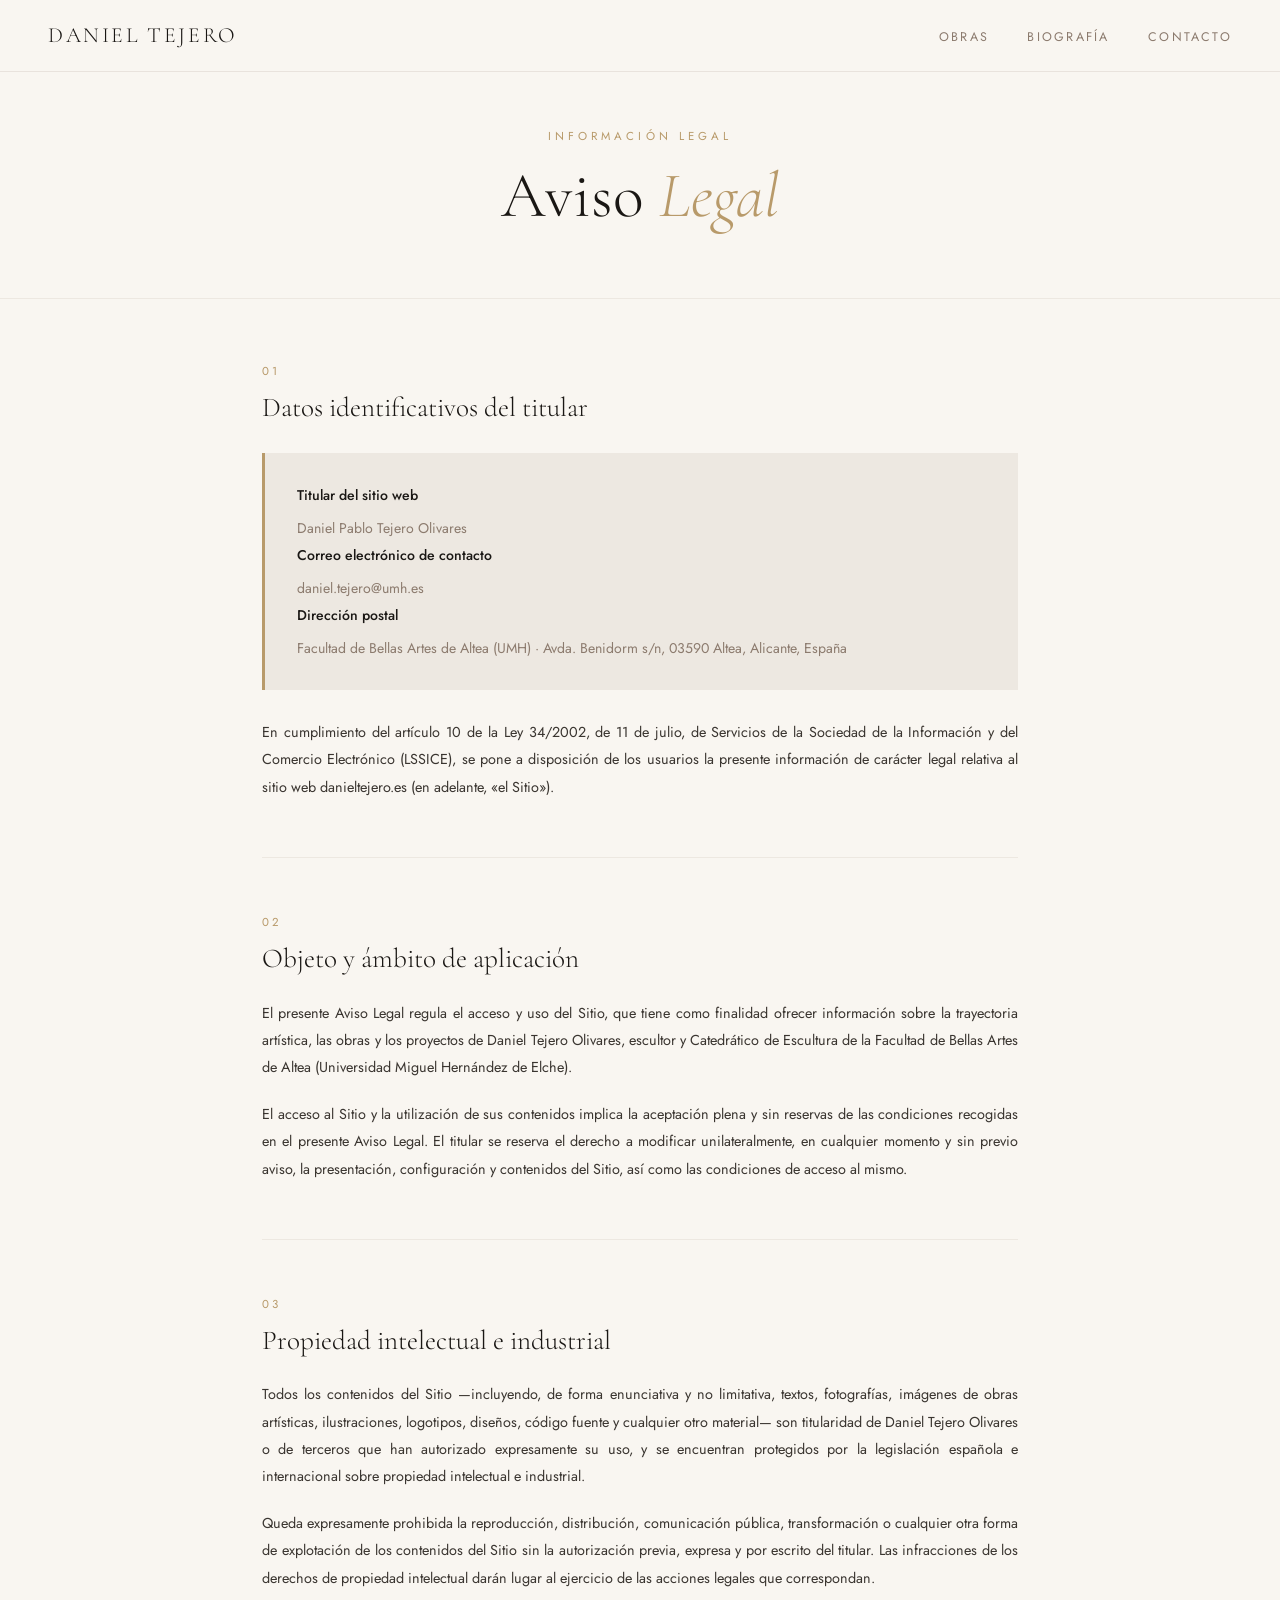
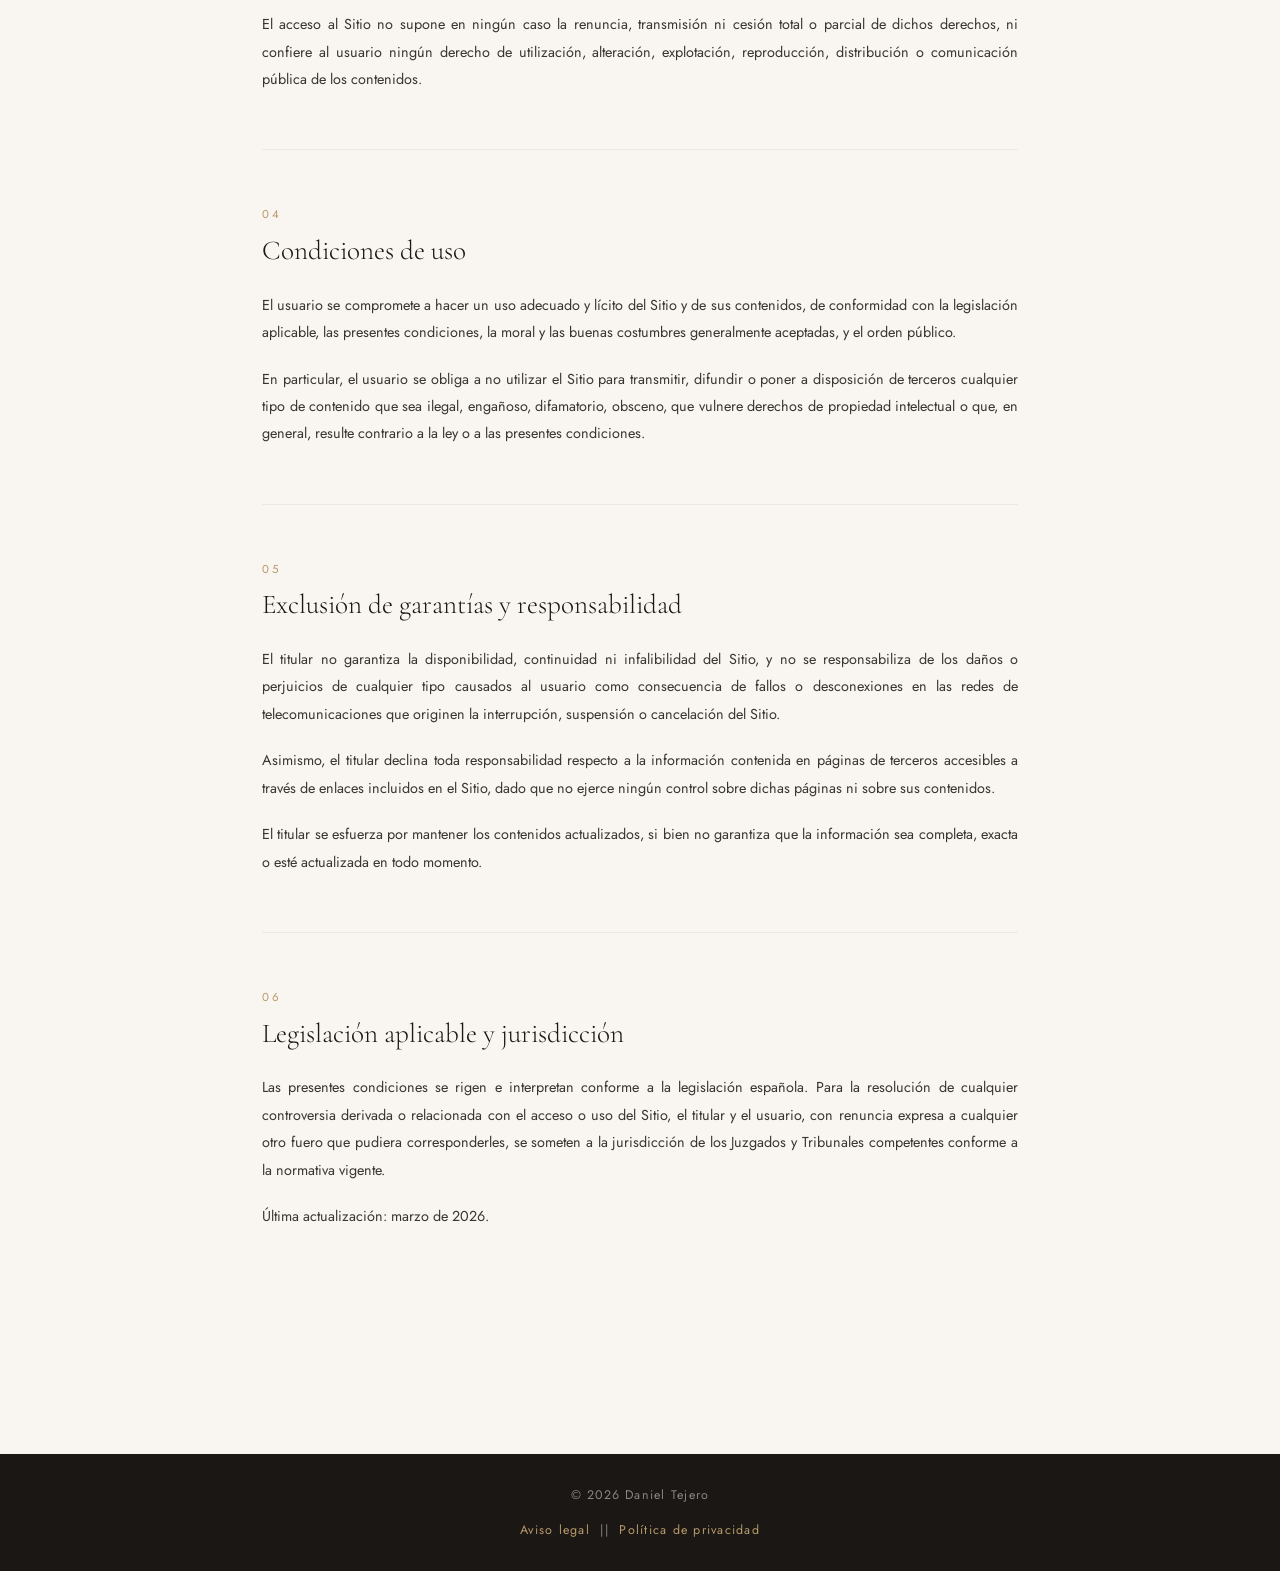
<file: pages/aviso-legal.html>
<!DOCTYPE html>
<html lang="es">

<head>
  <meta charset="UTF-8" />
  <meta name="viewport" content="width=device-width, initial-scale=1.0" />
  <title>Aviso Legal · Daniel Tejero Olivares</title>
  <link rel="stylesheet" href="/CSS/aviso-legal.css">
  <link rel="preconnect" href="https://fonts.googleapis.com" />
  <link
    href="https://fonts.googleapis.com/css2?family=Cormorant+Garamond:ital,wght@0,300;0,400;0,600;1,300;1,400&family=Jost:wght@300;400;500&display=swap"
    rel="stylesheet" />
</head>

<body>
  <!-- NAV -->
  <nav id="main-nav">
    <a class="nav-logo" href="/index.html">Daniel Tejero</a>
    <ul class="nav-links" id="nav-links">
      <li><a href="/index.html">Obras</a></li>
      <li><a href="/index.html#bio">Biografía</a></li>
      <li><a href="/index.html#contact">Contacto</a></li>
    </ul>
    <div class="hamburger" id="hamburger" onclick="toggleMenu()">
      <span></span><span></span><span></span>
    </div>
  </nav>

  <div class="page-wrapper">

    <!-- Banner -->
    <div class="page-banner fade-in">
      <p class="page-banner-eyebrow">Información legal</p>
      <h1 class="page-banner-title">Aviso <em>Legal</em></h1>
    </div>

    <!-- Content -->
    <div class="legal-container">

      <div class="legal-section">
        <span class="legal-section-number">01</span>
        <h2 class="legal-section-title">Datos identificativos del titular</h2>
        <div class="legal-highlight">
          <strong>Titular del sitio web</strong>
          Daniel Pablo Tejero Olivares<br>
          <strong>Correo electrónico de contacto</strong>
          daniel.tejero@umh.es<br>
          <strong>Dirección postal</strong>
          Facultad de Bellas Artes de Altea (UMH) · Avda. Benidorm s/n, 03590 Altea, Alicante, España
        </div>
        <p class="legal-text">
          En cumplimiento del artículo 10 de la Ley 34/2002, de 11 de julio, de Servicios de la Sociedad de la Información y del Comercio Electrónico (LSSICE), se pone a disposición de los usuarios la presente información de carácter legal relativa al sitio web danieltejero.es (en adelante, «el Sitio»).
        </p>
      </div>

      <div class="legal-section">
        <span class="legal-section-number">02</span>
        <h2 class="legal-section-title">Objeto y ámbito de aplicación</h2>
        <p class="legal-text">
          El presente Aviso Legal regula el acceso y uso del Sitio, que tiene como finalidad ofrecer información sobre la trayectoria artística, las obras y los proyectos de Daniel Tejero Olivares, escultor y Catedrático de Escultura de la Facultad de Bellas Artes de Altea (Universidad Miguel Hernández de Elche).
        </p>
        <p class="legal-text">
          El acceso al Sitio y la utilización de sus contenidos implica la aceptación plena y sin reservas de las condiciones recogidas en el presente Aviso Legal. El titular se reserva el derecho a modificar unilateralmente, en cualquier momento y sin previo aviso, la presentación, configuración y contenidos del Sitio, así como las condiciones de acceso al mismo.
        </p>
      </div>

      <div class="legal-section">
        <span class="legal-section-number">03</span>
        <h2 class="legal-section-title">Propiedad intelectual e industrial</h2>
        <p class="legal-text">
          Todos los contenidos del Sitio —incluyendo, de forma enunciativa y no limitativa, textos, fotografías, imágenes de obras artísticas, ilustraciones, logotipos, diseños, código fuente y cualquier otro material— son titularidad de Daniel Tejero Olivares o de terceros que han autorizado expresamente su uso, y se encuentran protegidos por la legislación española e internacional sobre propiedad intelectual e industrial.
        </p>
        <p class="legal-text">
          Queda expresamente prohibida la reproducción, distribución, comunicación pública, transformación o cualquier otra forma de explotación de los contenidos del Sitio sin la autorización previa, expresa y por escrito del titular. Las infracciones de los derechos de propiedad intelectual darán lugar al ejercicio de las acciones legales que correspondan.
        </p>
        <p class="legal-text">
          El acceso al Sitio no supone en ningún caso la renuncia, transmisión ni cesión total o parcial de dichos derechos, ni confiere al usuario ningún derecho de utilización, alteración, explotación, reproducción, distribución o comunicación pública de los contenidos.
        </p>
      </div>

      <div class="legal-section">
        <span class="legal-section-number">04</span>
        <h2 class="legal-section-title">Condiciones de uso</h2>
        <p class="legal-text">
          El usuario se compromete a hacer un uso adecuado y lícito del Sitio y de sus contenidos, de conformidad con la legislación aplicable, las presentes condiciones, la moral y las buenas costumbres generalmente aceptadas, y el orden público.
        </p>
        <p class="legal-text">
          En particular, el usuario se obliga a no utilizar el Sitio para transmitir, difundir o poner a disposición de terceros cualquier tipo de contenido que sea ilegal, engañoso, difamatorio, obsceno, que vulnere derechos de propiedad intelectual o que, en general, resulte contrario a la ley o a las presentes condiciones.
        </p>
      </div>

      <div class="legal-section">
        <span class="legal-section-number">05</span>
        <h2 class="legal-section-title">Exclusión de garantías y responsabilidad</h2>
        <p class="legal-text">
          El titular no garantiza la disponibilidad, continuidad ni infalibilidad del Sitio, y no se responsabiliza de los daños o perjuicios de cualquier tipo causados al usuario como consecuencia de fallos o desconexiones en las redes de telecomunicaciones que originen la interrupción, suspensión o cancelación del Sitio.
        </p>
        <p class="legal-text">
          Asimismo, el titular declina toda responsabilidad respecto a la información contenida en páginas de terceros accesibles a través de enlaces incluidos en el Sitio, dado que no ejerce ningún control sobre dichas páginas ni sobre sus contenidos.
        </p>
        <p class="legal-text">
          El titular se esfuerza por mantener los contenidos actualizados, si bien no garantiza que la información sea completa, exacta o esté actualizada en todo momento.
        </p>
      </div>

      <div class="legal-section">
        <span class="legal-section-number">06</span>
        <h2 class="legal-section-title">Legislación aplicable y jurisdicción</h2>
        <p class="legal-text">
          Las presentes condiciones se rigen e interpretan conforme a la legislación española. Para la resolución de cualquier controversia derivada o relacionada con el acceso o uso del Sitio, el titular y el usuario, con renuncia expresa a cualquier otro fuero que pudiera corresponderles, se someten a la jurisdicción de los Juzgados y Tribunales competentes conforme a la normativa vigente.
        </p>
        <p class="legal-text">
          Última actualización: marzo de 2026.
        </p>
      </div>

    </div>
  </div>

  <!-- FOOTER -->
  <footer>
    <p>© 2026 Daniel Tejero</p>
    <div class="legals-services">
      <a href="aviso-legal.html">Aviso legal</a>
      &nbsp;||&nbsp;
      <a href="politica-privacidad.html">Política de privacidad</a>
    </div>
  </footer>

<script src="/JS/aviso-legal.js"></script>

</body>
</html>
</file>
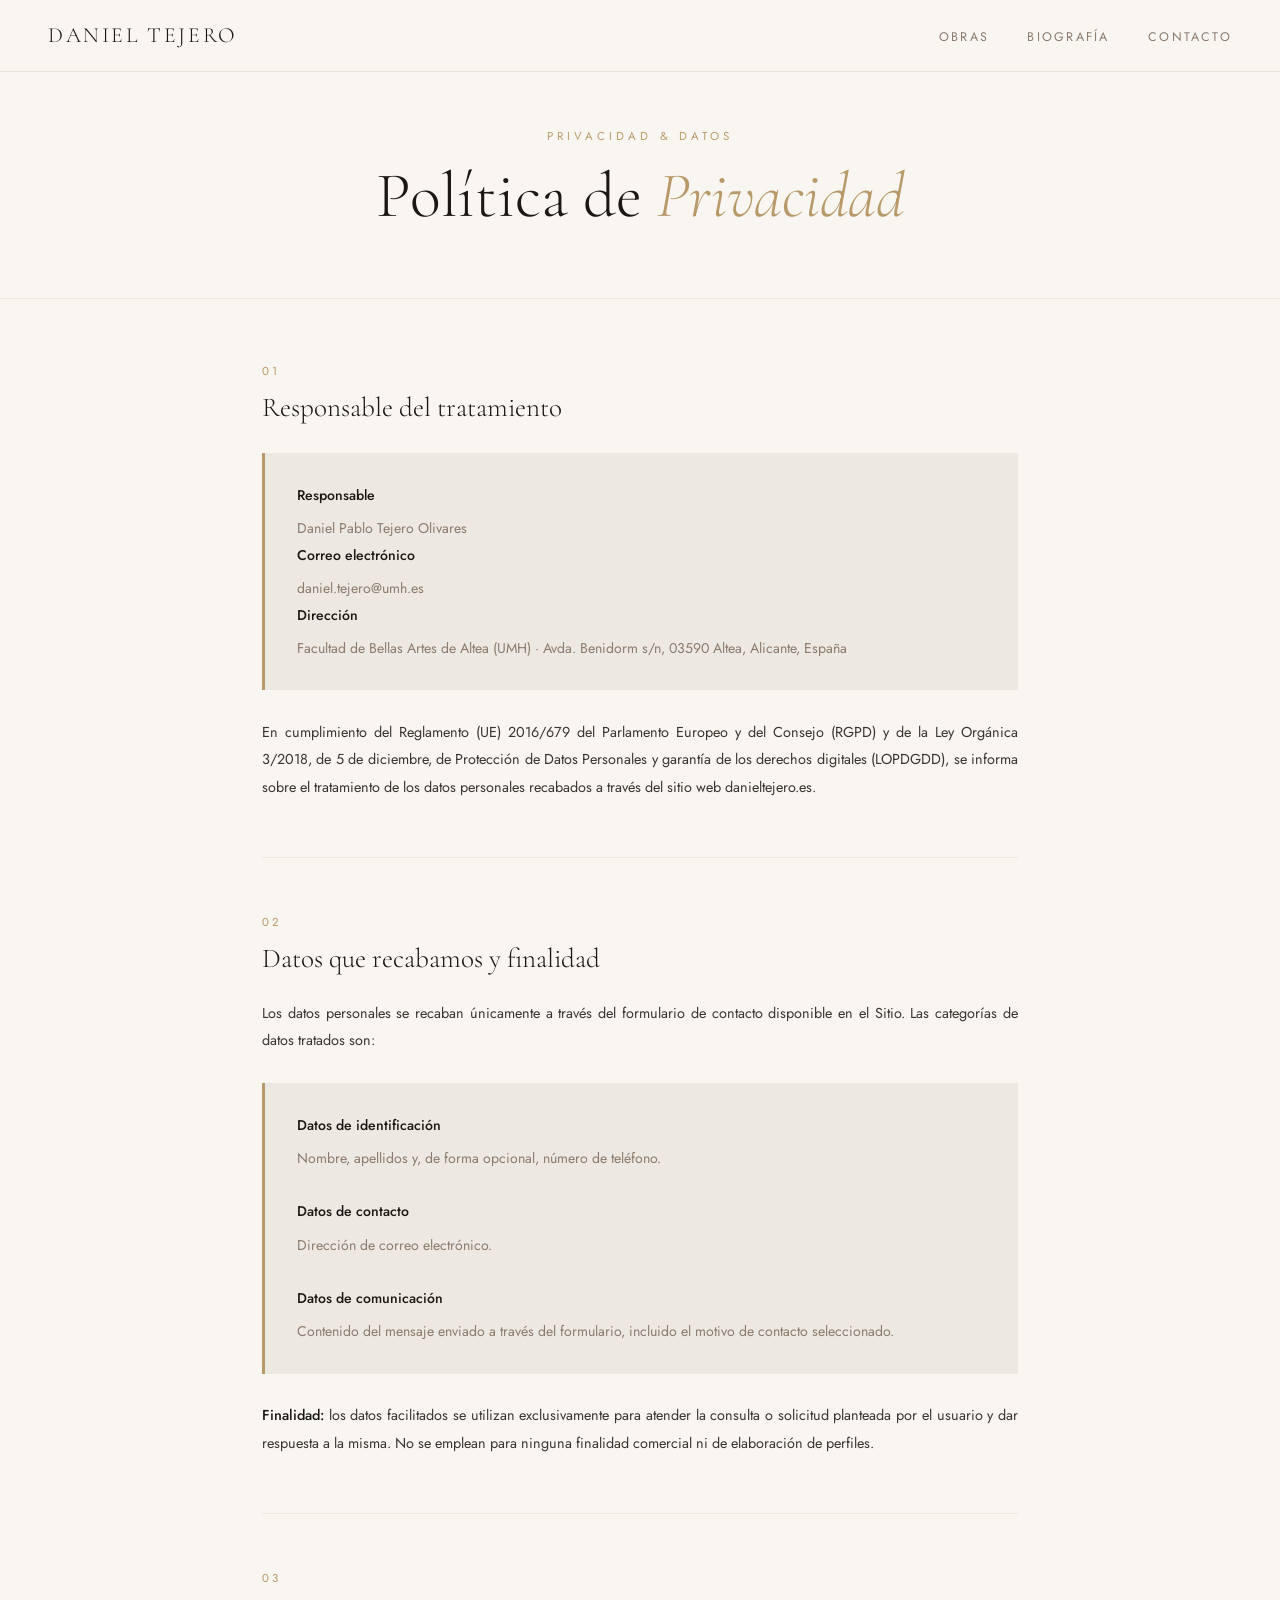
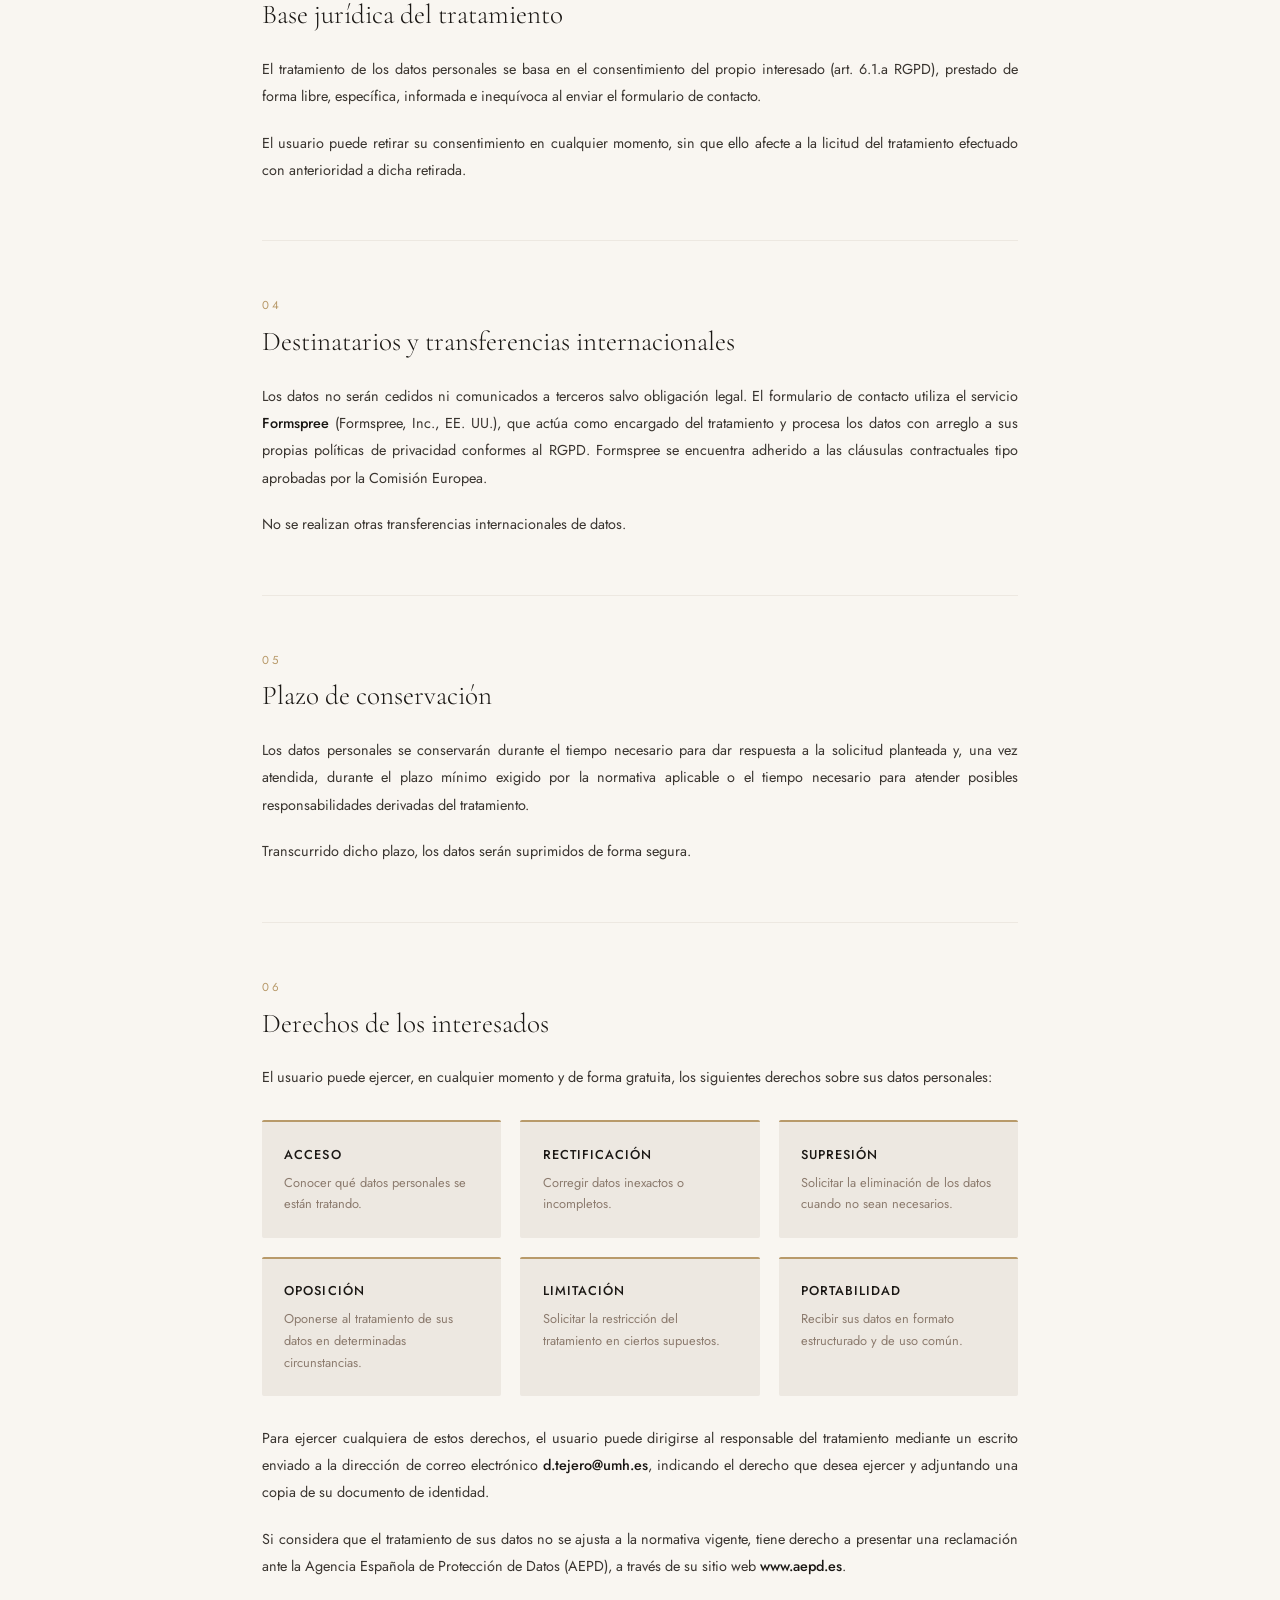
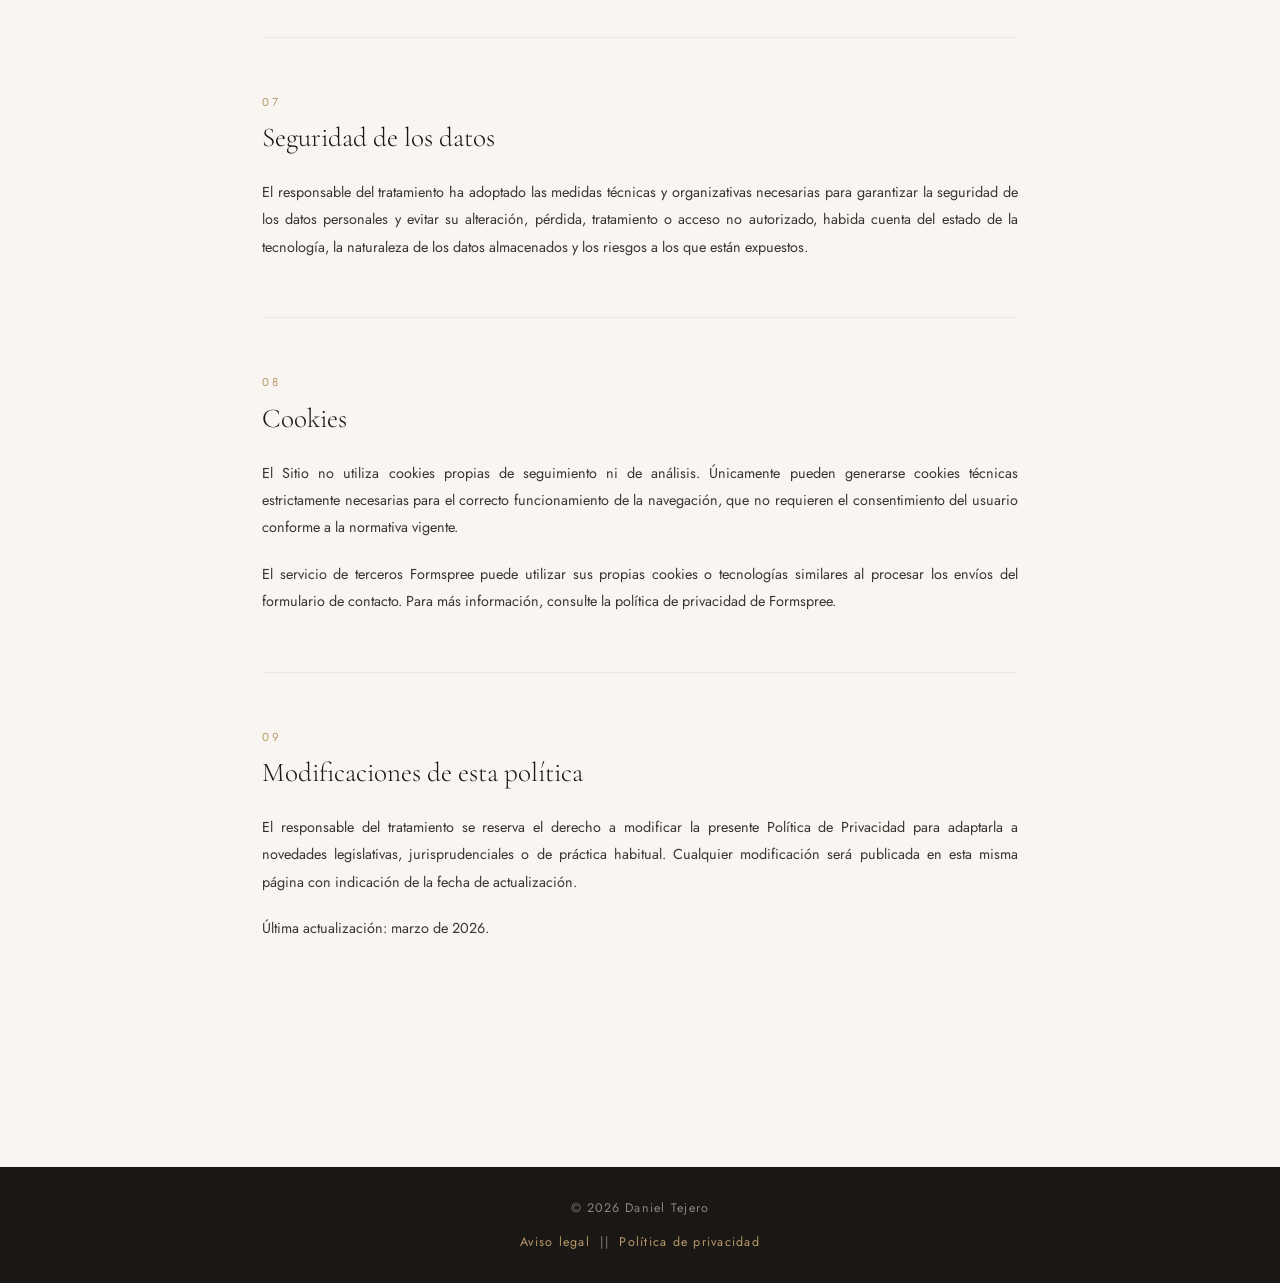
<file: pages/politica-privacidad.html>
<!DOCTYPE html>
<html lang="es">

<head>
  <meta charset="UTF-8" />
  <meta name="viewport" content="width=device-width, initial-scale=1.0" />
  <title>Política de Privacidad · Daniel Tejero Olivares</title>
  <link rel="stylesheet" href="/CSS/politica-privacidad.css">
  <link rel="preconnect" href="https://fonts.googleapis.com" />
  <link
    href="https://fonts.googleapis.com/css2?family=Cormorant+Garamond:ital,wght@0,300;0,400;0,600;1,300;1,400&family=Jost:wght@300;400;500&display=swap"
    rel="stylesheet" />
</head>

<body>

  <!-- NAV -->
  <nav id="main-nav">
    <a class="nav-logo" href="/index.html">Daniel Tejero</a>
    <ul class="nav-links" id="nav-links">
      <li><a href="/index.html">Obras</a></li>
      <li><a href="/index.html#bio">Biografía</a></li>
      <li><a href="/index.html#contact">Contacto</a></li>
    </ul>
    <div class="hamburger" id="hamburger" onclick="toggleMenu()">
      <span></span><span></span><span></span>
    </div>
  </nav>

  <div class="page-wrapper">

    <!-- Banner -->
    <div class="page-banner fade-in">
      <p class="page-banner-eyebrow">Privacidad & datos</p>
      <h1 class="page-banner-title">Política de <em>Privacidad</em></h1>
    </div>

    <!-- Content -->
    <div class="legal-container">

      <div class="legal-section">
        <span class="legal-section-number">01</span>
        <h2 class="legal-section-title">Responsable del tratamiento</h2>
        <div class="legal-highlight">
          <strong>Responsable</strong>
          Daniel Pablo Tejero Olivares<br>
          <strong>Correo electrónico</strong>
          daniel.tejero@umh.es<br>
          <strong>Dirección</strong>
          Facultad de Bellas Artes de Altea (UMH) · Avda. Benidorm s/n, 03590 Altea, Alicante, España
        </div>
        <p class="legal-text">
          En cumplimiento del Reglamento (UE) 2016/679 del Parlamento Europeo y del Consejo (RGPD) y de la Ley Orgánica 3/2018, de 5 de diciembre, de Protección de Datos Personales y garantía de los derechos digitales (LOPDGDD), se informa sobre el tratamiento de los datos personales recabados a través del sitio web danieltejero.es.
        </p>
      </div>

      <div class="legal-section">
        <span class="legal-section-number">02</span>
        <h2 class="legal-section-title">Datos que recabamos y finalidad</h2>
        <p class="legal-text">
          Los datos personales se recaban únicamente a través del formulario de contacto disponible en el Sitio. Las categorías de datos tratados son:
        </p>
        <div class="legal-highlight">
          <strong>Datos de identificación</strong>
          Nombre, apellidos y, de forma opcional, número de teléfono.<br><br>
          <strong>Datos de contacto</strong>
          Dirección de correo electrónico.<br><br>
          <strong>Datos de comunicación</strong>
          Contenido del mensaje enviado a través del formulario, incluido el motivo de contacto seleccionado.
        </div>
        <p class="legal-text">
          <strong>Finalidad:</strong> los datos facilitados se utilizan exclusivamente para atender la consulta o solicitud planteada por el usuario y dar respuesta a la misma. No se emplean para ninguna finalidad comercial ni de elaboración de perfiles.
        </p>
      </div>

      <div class="legal-section">
        <span class="legal-section-number">03</span>
        <h2 class="legal-section-title">Base jurídica del tratamiento</h2>
        <p class="legal-text">
          El tratamiento de los datos personales se basa en el consentimiento del propio interesado (art. 6.1.a RGPD), prestado de forma libre, específica, informada e inequívoca al enviar el formulario de contacto.
        </p>
        <p class="legal-text">
          El usuario puede retirar su consentimiento en cualquier momento, sin que ello afecte a la licitud del tratamiento efectuado con anterioridad a dicha retirada.
        </p>
      </div>

      <div class="legal-section">
        <span class="legal-section-number">04</span>
        <h2 class="legal-section-title">Destinatarios y transferencias internacionales</h2>
        <p class="legal-text">
          Los datos no serán cedidos ni comunicados a terceros salvo obligación legal. El formulario de contacto utiliza el servicio <strong>Formspree</strong> (Formspree, Inc., EE. UU.), que actúa como encargado del tratamiento y procesa los datos con arreglo a sus propias políticas de privacidad conformes al RGPD. Formspree se encuentra adherido a las cláusulas contractuales tipo aprobadas por la Comisión Europea.
        </p>
        <p class="legal-text">
          No se realizan otras transferencias internacionales de datos.
        </p>
      </div>

      <div class="legal-section">
        <span class="legal-section-number">05</span>
        <h2 class="legal-section-title">Plazo de conservación</h2>
        <p class="legal-text">
          Los datos personales se conservarán durante el tiempo necesario para dar respuesta a la solicitud planteada y, una vez atendida, durante el plazo mínimo exigido por la normativa aplicable o el tiempo necesario para atender posibles responsabilidades derivadas del tratamiento.
        </p>
        <p class="legal-text">
          Transcurrido dicho plazo, los datos serán suprimidos de forma segura.
        </p>
      </div>

      <div class="legal-section">
        <span class="legal-section-number">06</span>
        <h2 class="legal-section-title">Derechos de los interesados</h2>
        <p class="legal-text">
          El usuario puede ejercer, en cualquier momento y de forma gratuita, los siguientes derechos sobre sus datos personales:
        </p>
        <div class="rights-grid">
          <div class="right-card">
            <p class="right-card-title">Acceso</p>
            <p class="right-card-text">Conocer qué datos personales se están tratando.</p>
          </div>
          <div class="right-card">
            <p class="right-card-title">Rectificación</p>
            <p class="right-card-text">Corregir datos inexactos o incompletos.</p>
          </div>
          <div class="right-card">
            <p class="right-card-title">Supresión</p>
            <p class="right-card-text">Solicitar la eliminación de los datos cuando no sean necesarios.</p>
          </div>
          <div class="right-card">
            <p class="right-card-title">Oposición</p>
            <p class="right-card-text">Oponerse al tratamiento de sus datos en determinadas circunstancias.</p>
          </div>
          <div class="right-card">
            <p class="right-card-title">Limitación</p>
            <p class="right-card-text">Solicitar la restricción del tratamiento en ciertos supuestos.</p>
          </div>
          <div class="right-card">
            <p class="right-card-title">Portabilidad</p>
            <p class="right-card-text">Recibir sus datos en formato estructurado y de uso común.</p>
          </div>
        </div>
        <p class="legal-text">
          Para ejercer cualquiera de estos derechos, el usuario puede dirigirse al responsable del tratamiento mediante un escrito enviado a la dirección de correo electrónico <strong>d.tejero@umh.es</strong>, indicando el derecho que desea ejercer y adjuntando una copia de su documento de identidad.
        </p>
        <p class="legal-text">
          Si considera que el tratamiento de sus datos no se ajusta a la normativa vigente, tiene derecho a presentar una reclamación ante la Agencia Española de Protección de Datos (AEPD), a través de su sitio web <strong>www.aepd.es</strong>.
        </p>
      </div>

      <div class="legal-section">
        <span class="legal-section-number">07</span>
        <h2 class="legal-section-title">Seguridad de los datos</h2>
        <p class="legal-text">
          El responsable del tratamiento ha adoptado las medidas técnicas y organizativas necesarias para garantizar la seguridad de los datos personales y evitar su alteración, pérdida, tratamiento o acceso no autorizado, habida cuenta del estado de la tecnología, la naturaleza de los datos almacenados y los riesgos a los que están expuestos.
        </p>
      </div>

      <div class="legal-section">
        <span class="legal-section-number">08</span>
        <h2 class="legal-section-title">Cookies</h2>
        <p class="legal-text">
          El Sitio no utiliza cookies propias de seguimiento ni de análisis. Únicamente pueden generarse cookies técnicas estrictamente necesarias para el correcto funcionamiento de la navegación, que no requieren el consentimiento del usuario conforme a la normativa vigente.
        </p>
        <p class="legal-text">
          El servicio de terceros Formspree puede utilizar sus propias cookies o tecnologías similares al procesar los envíos del formulario de contacto. Para más información, consulte la política de privacidad de Formspree.
        </p>
      </div>

      <div class="legal-section">
        <span class="legal-section-number">09</span>
        <h2 class="legal-section-title">Modificaciones de esta política</h2>
        <p class="legal-text">
          El responsable del tratamiento se reserva el derecho a modificar la presente Política de Privacidad para adaptarla a novedades legislativas, jurisprudenciales o de práctica habitual. Cualquier modificación será publicada en esta misma página con indicación de la fecha de actualización.
        </p>
        <p class="legal-text">
          Última actualización: marzo de 2026.
        </p>
      </div>

    </div>
  </div>

  <!-- FOOTER -->
  <footer>
    <p>© 2026 Daniel Tejero</p>
    <div class="legals-services">
      <a href="aviso-legal.html">Aviso legal</a>
      &nbsp;||&nbsp;
      <a href="politica-privacidad.html">Política de privacidad</a>
    </div>
  </footer>
  <script src="/CSS/politica-privacidad.css"></script>
</body>
</html>
</file>
<file: CSS/aviso-legal.css>
:root {
    --cream: #f9f6f1;
    --ink: #1a1714;
    --dust: #8c7b6e;
    --gold: #b89a6a;
    --pale: #ede8e1;
    --rose: #d4a09a;
}

*,
*::before,
*::after {
    box-sizing: border-box;
    margin: 0;
    padding: 0;
}

html {
    scroll-behavior: smooth;
}

body {
    font-family: 'Jost', sans-serif;
    background: var(--cream);
    color: var(--ink);
    overflow-x: hidden;
}

/* ── NAV ── */
nav {
    position: fixed;
    top: 0;
    left: 0;
    width: 100%;
    z-index: 100;
    display: flex;
    align-items: center;
    justify-content: space-between;
    padding: 1.4rem 3rem;
    background: rgba(249, 246, 241, 0.92);
    backdrop-filter: blur(8px);
    border-bottom: 1px solid rgba(140, 123, 110, 0.15);
    transition: padding .3s;
}

nav.scrolled {
    padding: .9rem 3rem;
}

.nav-logo {
    font-family: 'Cormorant Garamond', serif;
    font-size: 1.35rem;
    font-weight: 300;
    letter-spacing: .12em;
    text-transform: uppercase;
    color: var(--ink);
    text-decoration: none;
    cursor: pointer;
}

.nav-links {
    display: flex;
    gap: 2.4rem;
    list-style: none;
}

.nav-links a {
    font-size: .78rem;
    letter-spacing: .18em;
    text-transform: uppercase;
    color: var(--dust);
    text-decoration: none;
    transition: color .25s;
    cursor: pointer;
}

.nav-links a:hover {
    color: var(--ink);
}

.hamburger {
    display: none;
    flex-direction: column;
    gap: 5px;
    cursor: pointer;
}

.hamburger span {
    width: 24px;
    height: 1.5px;
    background: var(--ink);
    transition: .3s;
}

/* ── PAGE BANNER ── */
.page-wrapper {
    padding-top: 80px;
}

.page-banner {
    text-align: center;
    padding: 3rem 2rem 4rem;
    border-bottom: 1px solid var(--pale);
    margin-bottom: 4rem;
}

.page-banner-eyebrow {
    font-size: .72rem;
    letter-spacing: .35em;
    text-transform: uppercase;
    color: var(--gold);
    margin-bottom: .8rem;
}

.page-banner-title {
    font-family: 'Cormorant Garamond', serif;
    font-size: clamp(2.2rem, 5vw, 4rem);
    font-weight: 300;
}

.page-banner-title em {
    font-style: italic;
    color: var(--gold);
}

/* ── LEGAL CONTENT ── */
.legal-container {
    max-width: 820px;
    margin: 0 auto;
    padding: 0 2rem 7rem;
}

.legal-section {
    margin-bottom: 3.5rem;
    padding-bottom: 3.5rem;
    border-bottom: 1px solid var(--pale);
}

.legal-section:last-of-type {
    border-bottom: none;
}

.legal-section-number {
    font-size: .72rem;
    letter-spacing: .3em;
    text-transform: uppercase;
    color: var(--gold);
    margin-bottom: .8rem;
    display: block;
}

.legal-section-title {
    font-family: 'Cormorant Garamond', serif;
    font-size: 1.7rem;
    font-weight: 300;
    line-height: 1.2;
    margin-bottom: 1.5rem;
    color: var(--ink);
}

.legal-text {
    font-size: .9rem;
    line-height: 1.9;
    color: #3a3530;
    margin-bottom: 1.2rem;
    text-align: justify;
}

.legal-text:last-child {
    margin-bottom: 0;
}

.legal-text strong {
    color: var(--ink);
    font-weight: 500;
}

.legal-highlight {
    padding: 1.8rem 2rem;
    background: var(--pale);
    border-left: 3px solid var(--gold);
    font-size: .88rem;
    line-height: 1.9;
    color: var(--dust);
    margin: 1.8rem 0;
}

.legal-highlight strong {
    color: var(--ink);
    display: block;
    margin-bottom: .4rem;
    font-weight: 500;
}

.back-link {
    display: inline-flex;
    align-items: center;
    gap: .5rem;
    font-size: .76rem;
    letter-spacing: .18em;
    text-transform: uppercase;
    color: var(--dust);
    text-decoration: none;
    padding: 1.5rem 0 0;
    transition: color .25s;
    margin-bottom: 2rem;
    display: block;
}

.back-link:hover {
    color: var(--ink);
}

/* ── FOOTER ── */
footer {
    background: var(--ink);
    color: rgba(249, 246, 241, .5);
    padding: 2rem;
    text-align: center;
    font-size: .78rem;
    letter-spacing: .1em;
}

footer a {
    color: var(--gold);
    text-decoration: none;
}

.legals-services {
    margin-top: 1.8vh;
}

/* ── ANIMATIONS ── */
@keyframes fadeUp {
    from {
        opacity: 0;
        transform: translateY(22px);
    }

    to {
        opacity: 1;
        transform: translateY(0);
    }
}

.fade-in {
    animation: fadeUp .7s ease both;
}

/* ── MOBILE ── */
@media (max-width: 768px) {
    nav {
        padding: 1rem 1.5rem;
    }

    .nav-links {
        display: none;
        flex-direction: column;
        position: fixed;
        top: 0;
        left: 0;
        width: 100%;
        height: 100vh;
        background: var(--cream);
        justify-content: center;
        align-items: center;
        gap: 2.5rem;
        z-index: 99;
    }

    .nav-links.open {
        display: flex;
    }

    .nav-links a {
        font-size: 1rem;
    }

    .hamburger {
        display: flex;
        z-index: 101;
    }

    .legal-container {
        padding: 0 1.5rem 4rem;
    }
}
</file>
<file: CSS/politica-privacidad.css>
:root {
    --cream: #f9f6f1;
    --ink: #1a1714;
    --dust: #8c7b6e;
    --gold: #b89a6a;
    --pale: #ede8e1;
    --rose: #d4a09a;
}

*,
*::before,
*::after {
    box-sizing: border-box;
    margin: 0;
    padding: 0;
}

html {
    scroll-behavior: smooth;
}

body {
    font-family: 'Jost', sans-serif;
    background: var(--cream);
    color: var(--ink);
    overflow-x: hidden;
}

/* ── NAV ── */
nav {
    position: fixed;
    top: 0;
    left: 0;
    width: 100%;
    z-index: 100;
    display: flex;
    align-items: center;
    justify-content: space-between;
    padding: 1.4rem 3rem;
    background: rgba(249, 246, 241, 0.92);
    backdrop-filter: blur(8px);
    border-bottom: 1px solid rgba(140, 123, 110, 0.15);
    transition: padding .3s;
}

nav.scrolled {
    padding: .9rem 3rem;
}

.nav-logo {
    font-family: 'Cormorant Garamond', serif;
    font-size: 1.35rem;
    font-weight: 300;
    letter-spacing: .12em;
    text-transform: uppercase;
    color: var(--ink);
    text-decoration: none;
    cursor: pointer;
}

.nav-links {
    display: flex;
    gap: 2.4rem;
    list-style: none;
}

.nav-links a {
    font-size: .78rem;
    letter-spacing: .18em;
    text-transform: uppercase;
    color: var(--dust);
    text-decoration: none;
    transition: color .25s;
    cursor: pointer;
}

.nav-links a:hover {
    color: var(--ink);
}

.hamburger {
    display: none;
    flex-direction: column;
    gap: 5px;
    cursor: pointer;
}

.hamburger span {
    width: 24px;
    height: 1.5px;
    background: var(--ink);
    transition: .3s;
}

/* ── PAGE BANNER ── */
.page-wrapper {
    padding-top: 80px;
}

.page-banner {
    text-align: center;
    padding: 3rem 2rem 4rem;
    border-bottom: 1px solid var(--pale);
    margin-bottom: 4rem;
}

.page-banner-eyebrow {
    font-size: .72rem;
    letter-spacing: .35em;
    text-transform: uppercase;
    color: var(--gold);
    margin-bottom: .8rem;
}

.page-banner-title {
    font-family: 'Cormorant Garamond', serif;
    font-size: clamp(2.2rem, 5vw, 4rem);
    font-weight: 300;
}

.page-banner-title em {
    font-style: italic;
    color: var(--gold);
}

/* ── LEGAL CONTENT ── */
.legal-container {
    max-width: 820px;
    margin: 0 auto;
    padding: 0 2rem 7rem;
}

.legal-section {
    margin-bottom: 3.5rem;
    padding-bottom: 3.5rem;
    border-bottom: 1px solid var(--pale);
}

.legal-section:last-of-type {
    border-bottom: none;
}

.legal-section-number {
    font-size: .72rem;
    letter-spacing: .3em;
    text-transform: uppercase;
    color: var(--gold);
    margin-bottom: .8rem;
    display: block;
}

.legal-section-title {
    font-family: 'Cormorant Garamond', serif;
    font-size: 1.7rem;
    font-weight: 300;
    line-height: 1.2;
    margin-bottom: 1.5rem;
    color: var(--ink);
}

.legal-text {
    font-size: .9rem;
    line-height: 1.9;
    color: #3a3530;
    margin-bottom: 1.2rem;
    text-align: justify;
}

.legal-text:last-child {
    margin-bottom: 0;
}

.legal-text strong {
    color: var(--ink);
    font-weight: 500;
}

.legal-highlight {
    padding: 1.8rem 2rem;
    background: var(--pale);
    border-left: 3px solid var(--gold);
    font-size: .88rem;
    line-height: 1.9;
    color: var(--dust);
    margin: 1.8rem 0;
}

.legal-highlight strong {
    color: var(--ink);
    display: block;
    margin-bottom: .4rem;
    font-weight: 500;
}

/* Rights table */
.rights-grid {
    display: grid;
    grid-template-columns: repeat(auto-fill, minmax(220px, 1fr));
    gap: 1.2rem;
    margin: 1.8rem 0;
}

.right-card {
    padding: 1.4rem;
    background: var(--pale);
    border-top: 2px solid var(--gold);
    border-radius: 2px;
}

.right-card-title {
    font-size: .8rem;
    font-weight: 500;
    letter-spacing: .08em;
    text-transform: uppercase;
    color: var(--ink);
    margin-bottom: .5rem;
}

.right-card-text {
    font-size: .8rem;
    color: var(--dust);
    line-height: 1.7;
}

/* ── FOOTER ── */
footer {
    background: var(--ink);
    color: rgba(249, 246, 241, .5);
    padding: 2rem;
    text-align: center;
    font-size: .78rem;
    letter-spacing: .1em;
}

footer a {
    color: var(--gold);
    text-decoration: none;
}

.legals-services {
    margin-top: 1.8vh;
}

/* ── ANIMATIONS ── */
@keyframes fadeUp {
    from {
        opacity: 0;
        transform: translateY(22px);
    }

    to {
        opacity: 1;
        transform: translateY(0);
    }
}

.fade-in {
    animation: fadeUp .7s ease both;
}

/* ── MOBILE ── */
@media (max-width: 768px) {
    nav {
        padding: 1rem 1.5rem;
    }

    .nav-links {
        display: none;
        flex-direction: column;
        position: fixed;
        top: 0;
        left: 0;
        width: 100%;
        height: 100vh;
        background: var(--cream);
        justify-content: center;
        align-items: center;
        gap: 2.5rem;
        z-index: 99;
    }

    .nav-links.open {
        display: flex;
    }

    .nav-links a {
        font-size: 1rem;
    }

    .hamburger {
        display: flex;
        z-index: 101;
    }

    .legal-container {
        padding: 0 1.5rem 4rem;
    }

    .rights-grid {
        grid-template-columns: 1fr 1fr;
    }
}
</file>
